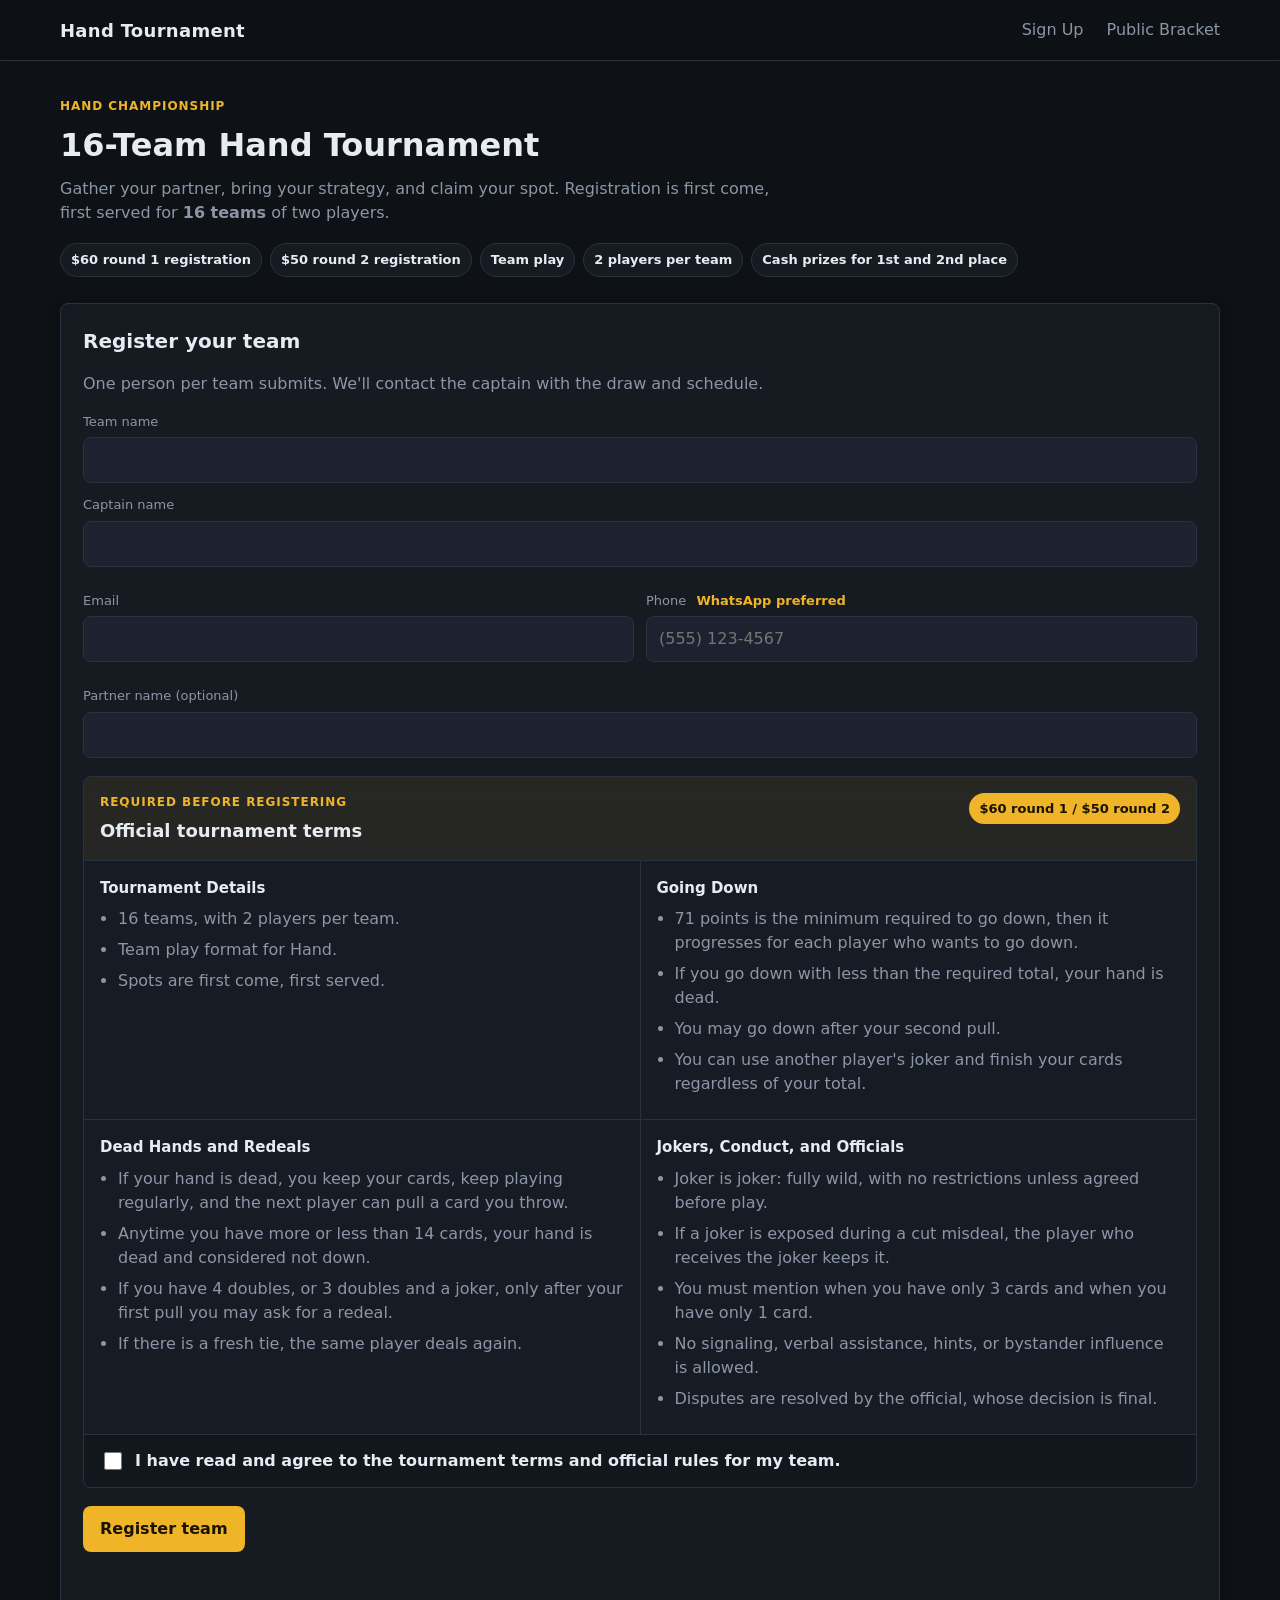
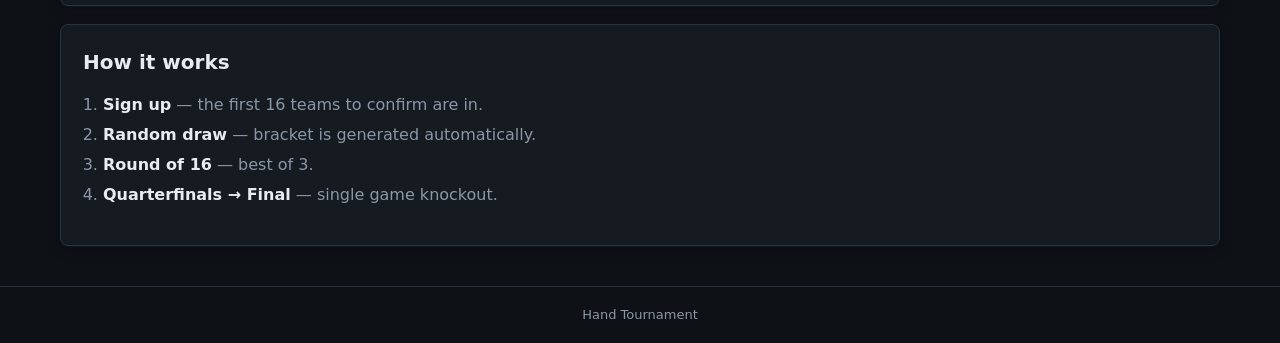
<file: index.html>
<!doctype html>
<html lang="en">
  <head>
    <meta charset="utf-8" />
    <meta name="viewport" content="width=device-width, initial-scale=1" />
    <title>Hand Tournament — Sign Up</title>
    <meta name="description" content="Sign up your team for the Hand card game tournament. 16 teams, $60 round 1 registration and $50 round 2 registration, first come first served." />
    <link rel="icon" href="data:image/svg+xml,%3Csvg xmlns='http://www.w3.org/2000/svg' viewBox='0 0 64 64'%3E%3Crect width='64' height='64' rx='12' fill='%230e1116'/%3E%3Crect x='18' y='12' width='28' height='40' rx='4' fill='%23f0b429'/%3E%3Ccircle cx='32' cy='32' r='7' fill='%230e1116'/%3E%3C/svg%3E" />
    <link rel="stylesheet" href="assets/css/styles.css" />
  </head>
  <body>
    <header class="site-header">
      <div class="wrap">
        <a class="brand" href="./">Hand Tournament</a>
        <nav>
          <a href="./">Sign Up</a>
          <a href="./bracket.html">Public Bracket</a>
        </nav>
      </div>
    </header>

    <main class="wrap">
      <section class="hero">
        <div class="eyebrow">Hand Championship</div>
        <h1>16-Team Hand Tournament</h1>
        <p class="lede">
          Gather your partner, bring your strategy, and claim your spot.
          Registration is first come, first served for <strong>16 teams</strong>
          of two players.
        </p>
        <div class="hero-facts" aria-label="Tournament details">
          <span>$60 round 1 registration</span>
          <span>$50 round 2 registration</span>
          <span>Team play</span>
          <span>2 players per team</span>
          <span>Cash prizes for 1st and 2nd place</span>
        </div>
      </section>

      <section class="card">
        <h2>Register your team</h2>
        <p class="muted">
          One person per team submits. We'll contact the captain with the draw
          and schedule.
        </p>

        <form id="signup-form" novalidate>
          <div class="field">
            <label for="teamName">Team name</label>
            <input id="teamName" name="teamName" type="text" required maxlength="60" autocomplete="off" />
          </div>

          <div class="field">
            <label for="captainName">Captain name</label>
            <input id="captainName" name="captainName" type="text" required maxlength="80" autocomplete="name" />
          </div>

          <div class="grid-2">
            <div class="field">
              <label for="email">Email</label>
              <input id="email" name="email" type="email" required maxlength="120" autocomplete="email" />
            </div>
            <div class="field">
              <label for="phone">Phone <span class="whatsapp-note">WhatsApp preferred</span></label>
              <input id="phone" name="phone" type="tel" required maxlength="20" autocomplete="tel-national" inputmode="tel" placeholder="(555) 123-4567" />
            </div>
          </div>

          <div class="field">
            <label for="partnerName">Partner name <span class="muted">(optional)</span></label>
            <input id="partnerName" name="partnerName" type="text" maxlength="80" autocomplete="off" />
          </div>

          <section class="terms-panel" aria-labelledby="terms-title">
            <div class="terms-header">
              <div>
                <p class="section-kicker">Required before registering</p>
                <h3 id="terms-title">Official tournament terms</h3>
              </div>
              <span class="fee-badge">$60 round 1 / $50 round 2</span>
            </div>

            <div class="terms-grid">
              <article class="rule-group">
                <h4>Tournament Details</h4>
                <ul>
                  <li>16 teams, with 2 players per team.</li>
                  <li>Team play format for Hand.</li>
                  <li>Spots are first come, first served.</li>
                </ul>
              </article>

              <article class="rule-group">
                <h4>Going Down</h4>
                <ul>
                  <li>71 points is the minimum required to go down, then it progresses for each player who wants to go down.</li>
                  <li>If you go down with less than the required total, your hand is dead.</li>
                  <li>You may go down after your second pull.</li>
                  <li>You can use another player's joker and finish your cards regardless of your total.</li>
                </ul>
              </article>

              <article class="rule-group">
                <h4>Dead Hands and Redeals</h4>
                <ul>
                  <li>If your hand is dead, you keep your cards, keep playing regularly, and the next player can pull a card you throw.</li>
                  <li>Anytime you have more or less than 14 cards, your hand is dead and considered not down.</li>
                  <li>If you have 4 doubles, or 3 doubles and a joker, only after your first pull you may ask for a redeal.</li>
                  <li>If there is a fresh tie, the same player deals again.</li>
                </ul>
              </article>

              <article class="rule-group">
                <h4>Jokers, Conduct, and Officials</h4>
                <ul>
                  <li>Joker is joker: fully wild, with no restrictions unless agreed before play.</li>
                  <li>If a joker is exposed during a cut misdeal, the player who receives the joker keeps it.</li>
                  <li>You must mention when you have only 3 cards and when you have only 1 card.</li>
                  <li>No signaling, verbal assistance, hints, or bystander influence is allowed.</li>
                  <li>Disputes are resolved by the official, whose decision is final.</li>
                </ul>
              </article>
            </div>

            <label class="terms-check" for="termsAccepted">
              <input id="termsAccepted" name="termsAccepted" type="checkbox" required />
              <span>I have read and agree to the tournament terms and official rules for my team.</span>
            </label>
          </section>

          <button id="submit-btn" type="submit" class="btn-primary">Register team</button>
          <p id="form-status" class="form-status" role="status" aria-live="polite"></p>
        </form>
      </section>

      <section class="card">
        <h2>How it works</h2>
        <ol class="steps">
          <li><strong>Sign up</strong> — the first 16 teams to confirm are in.</li>
          <li><strong>Random draw</strong> — bracket is generated automatically.</li>
          <li><strong>Round of 16</strong> — best of 3.</li>
          <li><strong>Quarterfinals → Final</strong> — single game knockout.</li>
        </ol>
      </section>
    </main>

    <footer class="site-footer">
      <div class="wrap">
        <span class="muted">Hand Tournament</span>
      </div>
    </footer>

    <script src="assets/js/config.js"></script>
    <script src="assets/js/signup.js"></script>
  </body>
</html>
</file>
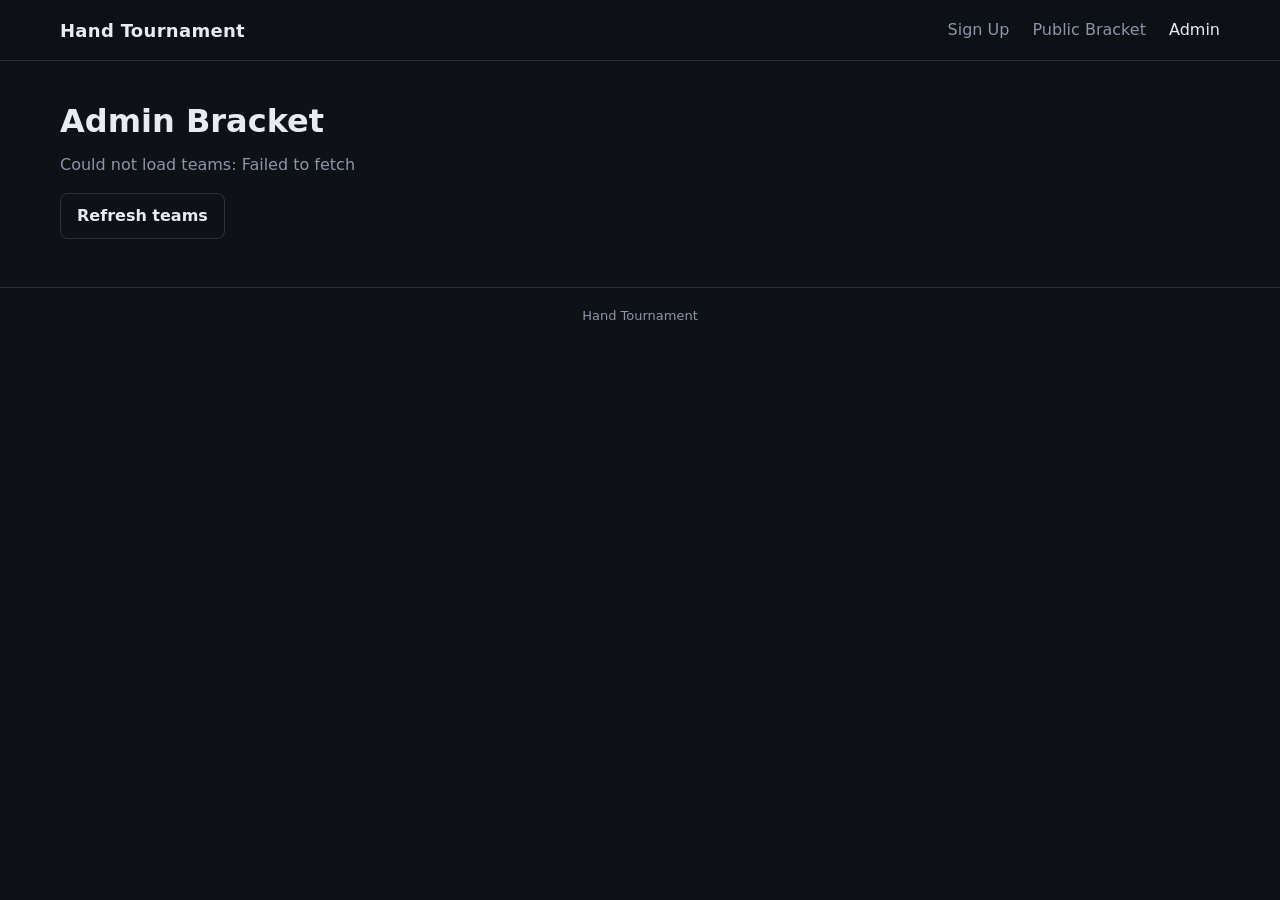
<file: admin.html>
<!doctype html>
<html lang="en">
  <head>
    <meta charset="utf-8" />
    <meta name="viewport" content="width=device-width, initial-scale=1" />
    <title>Hand Tournament — Admin Bracket</title>
    <link rel="icon" href="data:image/svg+xml,%3Csvg xmlns='http://www.w3.org/2000/svg' viewBox='0 0 64 64'%3E%3Crect width='64' height='64' rx='12' fill='%230e1116'/%3E%3Crect x='18' y='12' width='28' height='40' rx='4' fill='%23f0b429'/%3E%3Ccircle cx='32' cy='32' r='7' fill='%230e1116'/%3E%3C/svg%3E" />
    <link rel="stylesheet" href="assets/css/styles.css" />
  </head>
  <body>
    <header class="site-header">
      <div class="wrap">
        <a class="brand" href="./">Hand Tournament</a>
        <nav>
          <a href="./">Sign Up</a>
          <a href="./bracket.html">Public Bracket</a>
          <a href="./admin.html" aria-current="page">Admin</a>
        </nav>
      </div>
    </header>

    <main class="wrap">
      <section class="hero">
        <h1>Admin Bracket</h1>
        <p id="status-line" class="lede muted">Loading teams…</p>
        <div class="bracket-controls">
          <button id="draw-btn" class="btn-primary" hidden>Draw bracket (random)</button>
          <button id="reset-btn" class="btn-ghost" hidden>Reset bracket</button>
          <button id="export-btn" class="btn-ghost" hidden>Export results (JSON)</button>
          <button id="refresh-btn" class="btn-ghost">Refresh teams</button>
        </div>
      </section>

      <section id="signup-list" class="card" hidden>
        <h2>Confirmed teams</h2>
        <ol id="signup-list-items" class="signup-list"></ol>
      </section>

      <section id="bracket-section" class="card" hidden>
        <h2>Knockout bracket</h2>
        <p class="muted">Click a team in each match to mark them as the winner. Round of 16 is best of 3 — winners advance only after they take 2 games.</p>
        <div id="bracket" class="bracket"></div>
      </section>
    </main>

    <footer class="site-footer">
      <div class="wrap">
        <span class="muted">Hand Tournament</span>
      </div>
    </footer>

    <script src="assets/js/config.js"></script>
    <script src="assets/js/bracket.js" data-admin="true"></script>
  </body>
</html>
</file>
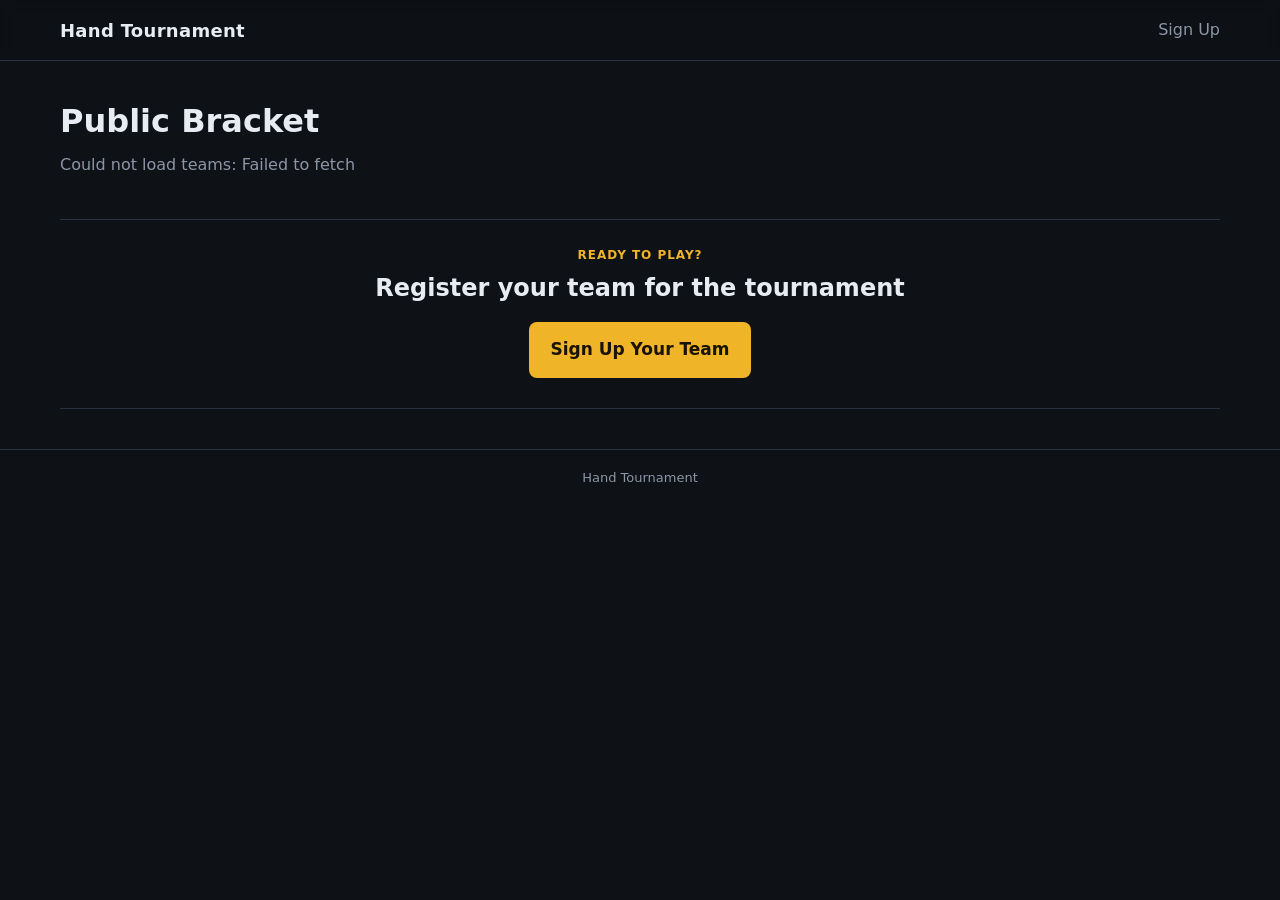
<file: bracket.html>
<!doctype html>
<html lang="en">
  <head>
    <meta charset="utf-8" />
    <meta name="viewport" content="width=device-width, initial-scale=1" />
    <title>Hand Tournament — Public Bracket</title>
    <link rel="icon" href="data:image/svg+xml,%3Csvg xmlns='http://www.w3.org/2000/svg' viewBox='0 0 64 64'%3E%3Crect width='64' height='64' rx='12' fill='%230e1116'/%3E%3Crect x='18' y='12' width='28' height='40' rx='4' fill='%23f0b429'/%3E%3Ccircle cx='32' cy='32' r='7' fill='%230e1116'/%3E%3C/svg%3E" />
    <link rel="stylesheet" href="assets/css/styles.css" />
  </head>
  <body>
    <header class="site-header">
      <div class="wrap">
        <a class="brand" href="./">Hand Tournament</a>
        <nav>
          <a href="./">Sign Up</a>
        </nav>
      </div>
    </header>

    <main class="wrap">
      <section class="hero">
        <h1>Public Bracket</h1>
        <p id="status-line" class="lede muted">Loading teams…</p>
        <div class="bracket-controls">
          <button id="draw-btn" class="btn-primary" hidden>Draw bracket (random)</button>
          <button id="reset-btn" class="btn-ghost" hidden>Reset bracket</button>
          <button id="export-btn" class="btn-ghost" hidden>Export results (JSON)</button>
        </div>
      </section>

      <section id="signup-list" class="card" hidden>
        <h2>Confirmed teams</h2>
        <ol id="signup-list-items" class="signup-list"></ol>
      </section>

      <section class="signup-cta">
        <p class="section-kicker">Ready to play?</p>
        <h2>Register your team for the tournament</h2>
        <a class="btn-primary btn-large" href="./">Sign Up Your Team</a>
      </section>

      <section id="bracket-section" class="card" hidden>
        <h2>Knockout bracket</h2>
        <p class="muted">Public read-only bracket. Round of 16 is best of 3 — winners advance only after they take 2 games.</p>
        <div id="bracket" class="bracket"></div>
      </section>
    </main>

    <footer class="site-footer">
      <div class="wrap">
        <span class="muted">Hand Tournament</span>
      </div>
    </footer>

    <script src="assets/js/config.js"></script>
    <script src="assets/js/bracket.js" data-admin="false"></script>
  </body>
</html>
</file>
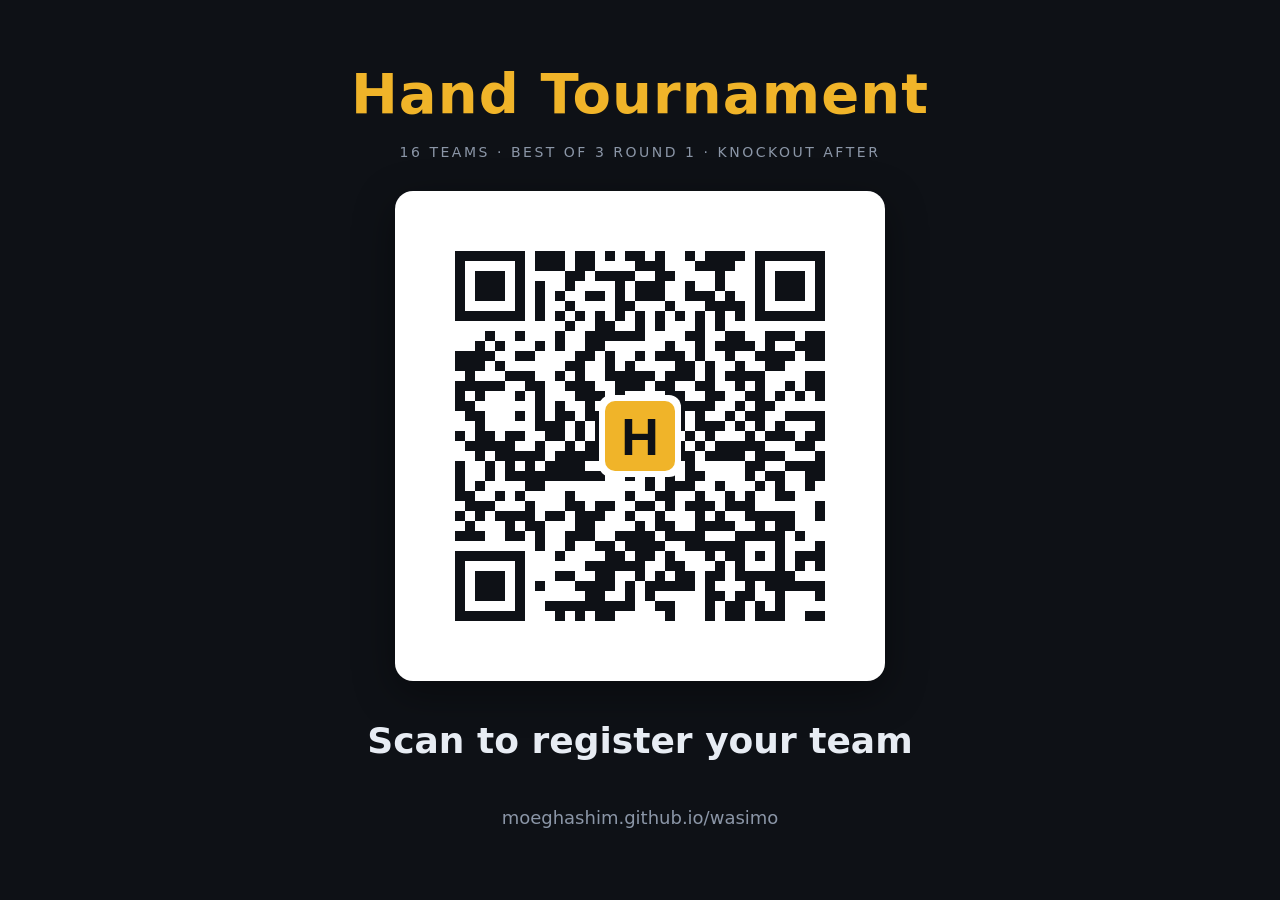
<file: qr.html>
<!doctype html>
<html lang="en">
  <head>
    <meta charset="utf-8" />
    <meta name="viewport" content="width=device-width, initial-scale=1" />
    <title>Hand Tournament — Scan to Register</title>
    <link rel="stylesheet" href="assets/css/styles.css" />
    <style>
      body {
        display: flex;
        align-items: center;
        justify-content: center;
        min-height: 100vh;
        margin: 0;
      }
      .qr-stage {
        text-align: center;
        padding: 32px;
        max-width: 720px;
      }
      .qr-stage h1 {
        margin: 0 0 6px;
        font-size: clamp(28px, 5vw, 56px);
        color: var(--accent);
        letter-spacing: 0.02em;
      }
      .qr-stage .subtitle {
        margin: 0 0 28px;
        color: var(--muted);
        letter-spacing: 0.18em;
        text-transform: uppercase;
        font-size: clamp(11px, 1.4vw, 14px);
      }
      .qr-card {
        background: #fff;
        padding: 20px;
        border-radius: 18px;
        display: inline-block;
        box-shadow: 0 12px 40px rgba(0,0,0,0.4);
      }
      .qr-card img {
        display: block;
        width: clamp(220px, 50vmin, 520px);
        height: auto;
      }
      .cta {
        margin-top: 26px;
        font-size: clamp(20px, 3vw, 36px);
        font-weight: 700;
        color: var(--text);
      }
      .url {
        margin-top: 8px;
        color: var(--muted);
        font-size: clamp(13px, 1.6vw, 18px);
        word-break: break-all;
      }
    </style>
  </head>
  <body>
    <main class="qr-stage">
      <h1>Hand Tournament</h1>
      <p class="subtitle">16 teams · Best of 3 round 1 · Knockout after</p>
      <div class="qr-card">
        <img src="assets/qr/signup.svg" alt="QR code to register your team" />
      </div>
      <p class="cta">Scan to register your team</p>
      <p class="url">moeghashim.github.io/wasimo</p>
    </main>
  </body>
</html>
</file>
<file: assets/css/styles.css>
:root {
  --bg: #0e1116;
  --panel: #161b22;
  --panel-2: #1c2230;
  --border: #2a3240;
  --text: #e7ecf3;
  --muted: #8b96a7;
  --accent: #f0b429;
  --accent-2: #d49016;
  --good: #2ea043;
  --bad: #cf3a3a;
  --radius: 8px;
  --shadow: 0 1px 0 rgba(255,255,255,0.03), 0 4px 14px rgba(0,0,0,0.25);
  --mono: ui-monospace, SFMono-Regular, Menlo, Consolas, monospace;
}

* { box-sizing: border-box; }
[hidden] { display: none !important; }

html, body {
  margin: 0;
  background: var(--bg);
  color: var(--text);
  font-family: system-ui, -apple-system, "Segoe UI", Roboto, "Helvetica Neue", Arial, sans-serif;
  font-size: 16px;
  line-height: 1.5;
  -webkit-font-smoothing: antialiased;
}

a { color: var(--accent); text-decoration: none; }
a:hover { text-decoration: underline; }

.wrap {
  max-width: 1200px;
  margin: 0 auto;
  padding: 0 20px;
}

.site-header {
  border-bottom: 1px solid var(--border);
  background: rgba(14,17,22,0.85);
  backdrop-filter: blur(6px);
  position: sticky;
  top: 0;
  z-index: 10;
}
.site-header .wrap {
  display: flex;
  align-items: center;
  justify-content: space-between;
  height: 60px;
}
.brand {
  font-weight: 700;
  letter-spacing: 0.3px;
  color: var(--text);
  font-size: 18px;
}
.brand:hover { text-decoration: none; color: var(--accent); }
.site-header nav a {
  margin-left: 18px;
  color: var(--muted);
  font-weight: 500;
}
.site-header nav a[aria-current="page"],
.site-header nav a:hover { color: var(--text); text-decoration: none; }

.hero { padding: 36px 0 8px; }
.eyebrow,
.section-kicker {
  margin: 0 0 6px;
  color: var(--accent);
  font-size: 12px;
  font-weight: 700;
  letter-spacing: 0.08em;
  text-transform: uppercase;
}
.hero h1 { font-size: 32px; margin: 0 0 8px; }
.lede { color: var(--muted); margin: 0 0 16px; max-width: 720px; }
.muted { color: var(--muted); }
.hero-facts {
  display: flex;
  flex-wrap: wrap;
  gap: 8px;
  margin-top: 18px;
}
.hero-facts span {
  border: 1px solid var(--border);
  background: var(--panel);
  border-radius: 999px;
  color: var(--text);
  font-size: 13px;
  font-weight: 600;
  padding: 6px 10px;
}

.card {
  background: var(--panel);
  border: 1px solid var(--border);
  border-radius: var(--radius);
  padding: 22px;
  margin: 18px 0;
  box-shadow: var(--shadow);
}
.card h2 { margin: 0 0 12px; font-size: 20px; }

.field { display: flex; flex-direction: column; margin: 12px 0; }
.field label { font-size: 13px; color: var(--muted); margin-bottom: 6px; }
.whatsapp-note {
  display: inline-block;
  margin-left: 6px;
  color: var(--accent);
  font-weight: 700;
}
.field input, .field select, .field textarea {
  background: var(--panel-2);
  border: 1px solid var(--border);
  color: var(--text);
  border-radius: 8px;
  padding: 10px 12px;
  font: inherit;
  outline: none;
  transition: border-color 0.12s ease;
}
.field input:focus { border-color: var(--accent); }
.field input[aria-invalid="true"] { border-color: var(--bad); }

.grid-2 { display: grid; grid-template-columns: 1fr 1fr; gap: 12px; }
@media (max-width: 560px) { .grid-2 { grid-template-columns: 1fr; } }

.btn-primary, .btn-ghost {
  display: inline-block;
  border-radius: 8px;
  padding: 10px 16px;
  font: inherit;
  font-weight: 600;
  cursor: pointer;
  border: 1px solid transparent;
  transition: background 0.12s ease, transform 0.05s ease;
}
.btn-primary {
  background: var(--accent);
  color: #1a1300;
}
.btn-primary:hover { background: var(--accent-2); }
.btn-primary:disabled { opacity: 0.6; cursor: not-allowed; }
.btn-large {
  font-size: 17px;
  padding: 14px 20px;
}
.btn-ghost {
  background: transparent;
  color: var(--text);
  border-color: var(--border);
}
.btn-ghost:hover { background: var(--panel-2); }
.bracket-controls { display: flex; gap: 8px; flex-wrap: wrap; margin-top: 10px; }

.form-status { min-height: 1.4em; margin: 12px 0 0; font-size: 14px; }
.form-status.ok { color: var(--good); }
.form-status.err { color: var(--bad); }

.terms-panel {
  margin: 18px 0;
  border: 1px solid var(--border);
  border-radius: var(--radius);
  background: linear-gradient(180deg, rgba(240,180,41,0.08), rgba(28,34,48,0.45));
  overflow: hidden;
}
.terms-header {
  display: flex;
  align-items: flex-start;
  justify-content: space-between;
  gap: 16px;
  padding: 16px;
  border-bottom: 1px solid var(--border);
}
.terms-header h3 {
  margin: 0;
  font-size: 18px;
}
.fee-badge {
  flex: 0 0 auto;
  border-radius: 999px;
  background: var(--accent);
  color: #1a1300;
  font-size: 13px;
  font-weight: 800;
  padding: 6px 10px;
}
.terms-grid {
  display: grid;
  grid-template-columns: repeat(2, minmax(0, 1fr));
  gap: 1px;
  background: var(--border);
}
.rule-group {
  background: rgba(22,27,34,0.96);
  padding: 16px;
}
.rule-group h4 {
  margin: 0 0 8px;
  color: var(--text);
  font-size: 15px;
}
.rule-group ul {
  margin: 0;
  padding-left: 18px;
}
.rule-group li {
  color: var(--muted);
  margin: 7px 0;
}
.terms-check {
  display: flex;
  align-items: flex-start;
  gap: 10px;
  padding: 14px 16px;
  background: rgba(14,17,22,0.6);
  border-top: 1px solid var(--border);
  color: var(--text);
  font-weight: 600;
  cursor: pointer;
}
.terms-check input {
  width: 18px;
  height: 18px;
  margin-top: 3px;
  accent-color: var(--accent);
  flex: 0 0 auto;
}
.terms-check span {
  min-width: 0;
}

.signup-cta {
  margin: 18px 0;
  padding: 26px 0 30px;
  text-align: center;
  border-top: 1px solid var(--border);
  border-bottom: 1px solid var(--border);
}
.signup-cta h2 {
  margin: 0 0 16px;
  font-size: 24px;
}
.signup-cta .btn-primary {
  min-width: 220px;
}

.steps { padding-left: 20px; }
.steps li { margin: 6px 0; color: var(--muted); }
.steps strong { color: var(--text); }

.signup-list {
  display: grid;
  grid-template-columns: repeat(auto-fill, minmax(220px, 1fr));
  gap: 8px;
  padding: 0;
  margin: 0;
  list-style: none;
  counter-reset: tlist;
}
.signup-list li {
  counter-increment: tlist;
  background: var(--panel-2);
  border: 1px solid var(--border);
  border-radius: 8px;
  padding: 10px 12px;
  font-size: 14px;
  display: flex;
  align-items: center;
  gap: 10px;
}
.signup-list li::before {
  content: counter(tlist);
  display: inline-flex;
  align-items: center;
  justify-content: center;
  width: 24px;
  height: 24px;
  border-radius: 50%;
  background: var(--accent);
  color: #1a1300;
  font-weight: 700;
  font-size: 12px;
  flex-shrink: 0;
}

/* Bracket layout */
.bracket {
  display: grid;
  grid-template-columns: repeat(4, minmax(220px, 1fr));
  gap: 16px;
  margin-top: 14px;
  overflow-x: auto;
  padding-bottom: 6px;
}
.round {
  display: flex;
  flex-direction: column;
  gap: 8px;
  min-width: 220px;
}
.round-title {
  font-size: 12px;
  letter-spacing: 0.08em;
  text-transform: uppercase;
  color: var(--muted);
  margin-bottom: 2px;
}
.round-r1 .matches { display: flex; flex-direction: column; gap: 8px; }
.round-qf .matches { display: flex; flex-direction: column; justify-content: space-around; height: 100%; gap: 16px; }
.round-sf .matches { display: flex; flex-direction: column; justify-content: space-around; height: 100%; gap: 40px; }
.round-f  .matches { display: flex; flex-direction: column; justify-content: center; height: 100%; }

.match {
  background: var(--panel-2);
  border: 1px solid var(--border);
  border-radius: 8px;
  overflow: hidden;
  position: relative;
}
.match-meta {
  display: flex;
  justify-content: space-between;
  align-items: center;
  padding: 4px 10px;
  font-size: 11px;
  color: var(--muted);
  background: rgba(255,255,255,0.02);
  border-bottom: 1px solid var(--border);
}
.match-meta .format-tag {
  font-weight: 600;
  color: var(--accent);
  letter-spacing: 0.04em;
}
.slot {
  display: flex;
  align-items: center;
  justify-content: space-between;
  padding: 9px 10px;
  cursor: pointer;
  user-select: none;
  border-top: 1px solid var(--border);
  font-size: 14px;
  gap: 8px;
}
.slot:first-of-type { border-top: none; }
.slot:hover:not(.disabled):not(.empty) { background: rgba(240,180,41,0.08); }
.slot.winner { background: rgba(46,160,67,0.12); color: var(--text); }
.slot.winner .team-name::before {
  content: "✓ ";
  color: var(--good);
  font-weight: 700;
}
.slot.loser { color: var(--muted); text-decoration: line-through; }
.slot.empty { color: var(--muted); font-style: italic; cursor: default; }
.slot.disabled { cursor: not-allowed; opacity: 0.7; }
.slot .team-name { flex: 1; min-width: 0; overflow: hidden; text-overflow: ellipsis; white-space: nowrap; }
.slot .score {
  font-family: var(--mono);
  font-size: 13px;
  color: var(--muted);
  min-width: 22px;
  text-align: right;
}

.site-footer {
  margin-top: 40px;
  padding: 18px 0;
  border-top: 1px solid var(--border);
  text-align: center;
  font-size: 13px;
}

@media (max-width: 880px) {
  .bracket { grid-template-columns: repeat(4, minmax(200px, 1fr)); }
}

@media (max-width: 720px) {
  .terms-header { flex-direction: column; }
  .terms-grid { grid-template-columns: 1fr; }
}
</file>
